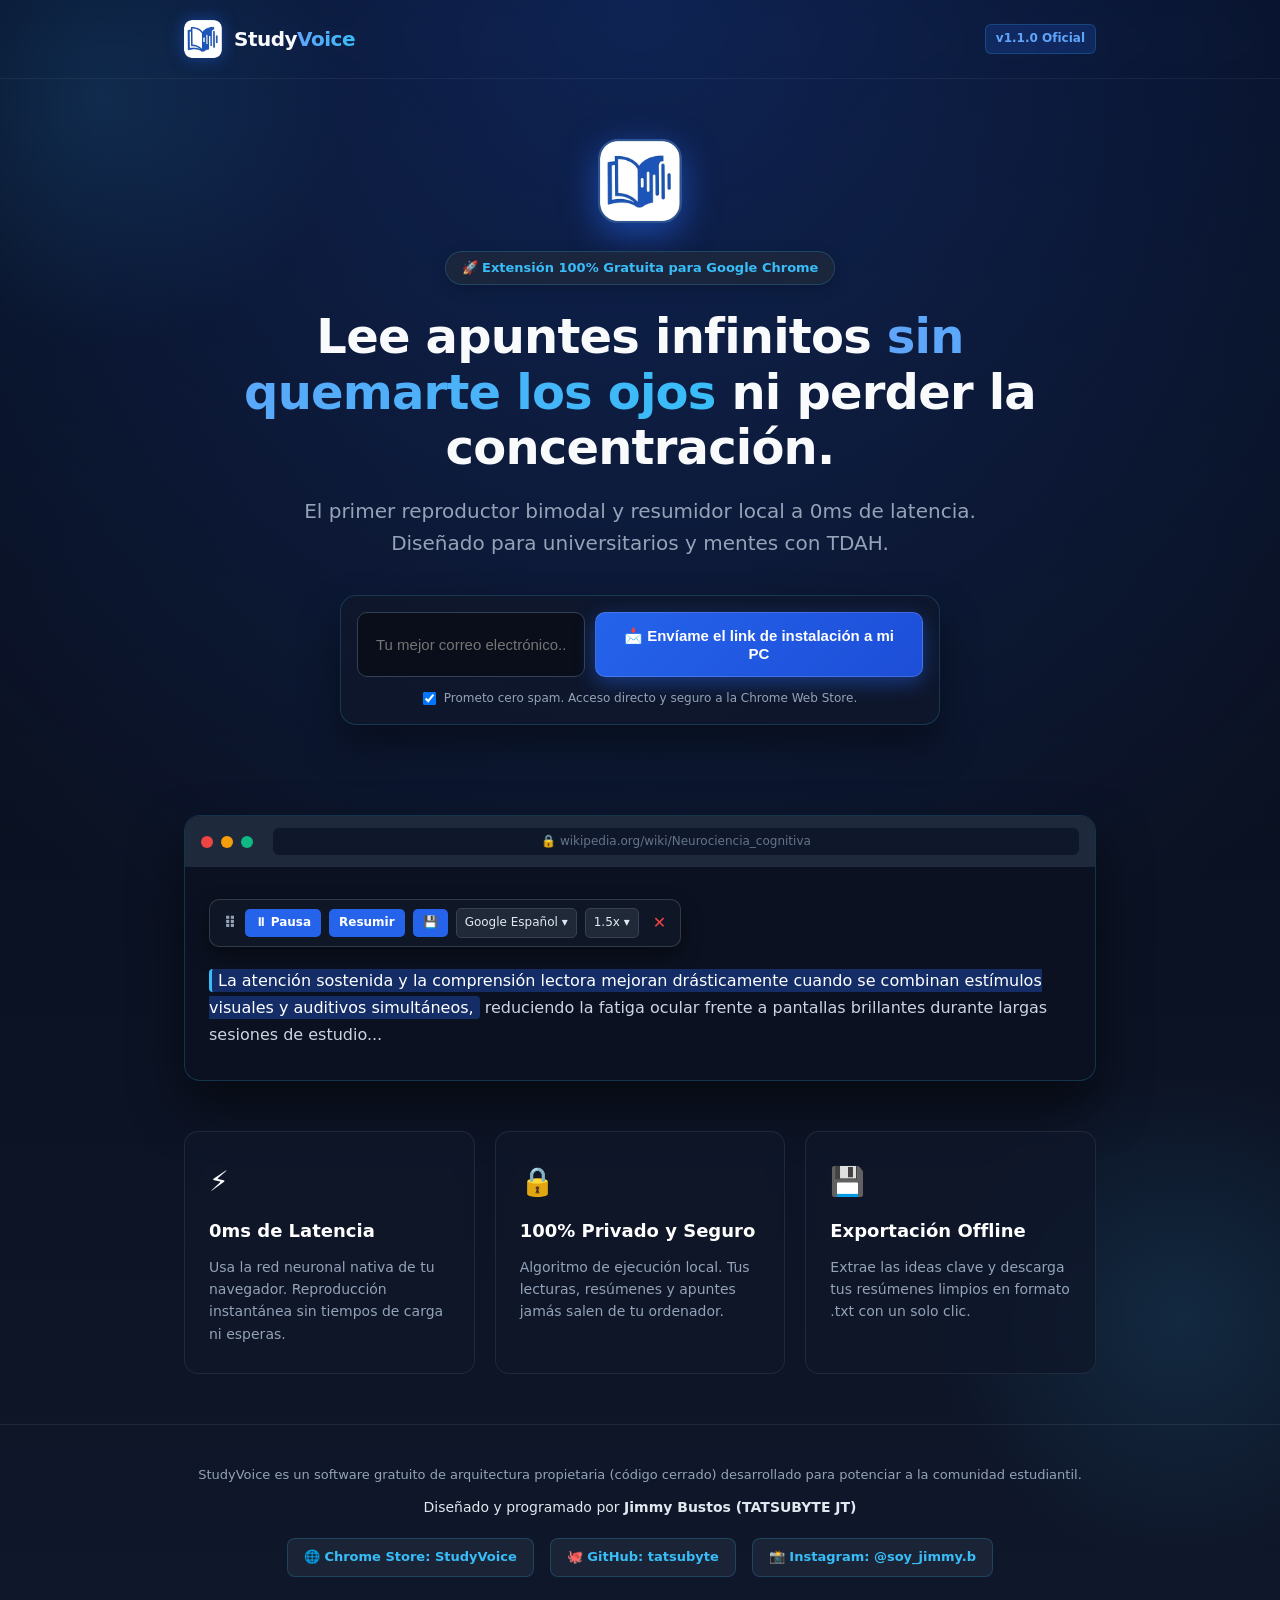
<file: index.html>
<!DOCTYPE html>
<html lang="es">
<head>
  <meta charset="UTF-8">
  <meta name="viewport" content="width=device-width, initial-scale=1.0">
  <!-- SEO On-Page y Favicon oficial -->
  <title>StudyVoice | Lector de Texto a Voz y Resumidor Web a 0ms</title>
  <meta name="description" content="Extensión gratuita para Chrome: Convierte texto web en audio con voz natural y resume al instante. Diseñado por TATSUBYTE JT para universitarios y TDAH.">
  <link rel="icon" type="image/png" href="icon.png">
  <link rel="stylesheet" href="styles.css">
</head>
<body>

  <!-- Luces ambientales de fondo (0ms de carga, puro CSS) -->
  <div class="bg-glow glow-top" aria-hidden="true"></div>
  <div class="bg-glow glow-bottom" aria-hidden="true"></div>

  <!-- BARRA DE NAVEGACIÓN CON IDENTIDAD DE MARCA -->
  <nav class="navbar" role="navigation" aria-label="Navegación principal">
    <div class="container nav-container">
      <div class="brand">
        <img src="icon.png" alt="Logo oficial de StudyVoice" class="brand-logo">
        <span class="brand-name">Study<span class="text-gradient">Voice</span></span>
      </div>
      <span class="nav-tag">v1.1.0 Oficial</span>
    </div>
  </nav>

  <!-- PANTALLA 1: HERO SECTION (Above the Fold) -->
  <header class="hero">
    <div class="container">
      <div class="hero-logo-box">
        <img src="icon.png" alt="Icono StudyVoice" class="hero-logo">
      </div>
      <span class="badge">🚀 Extensión 100% Gratuita para Google Chrome</span>
      <h1>Lee apuntes infinitos <span class="text-gradient">sin quemarte los ojos</span> ni perder la concentración.</h1>
      <h2>El primer reproductor bimodal y resumidor local a 0ms de latencia. Diseñado para universitarios y mentes con TDAH.</h2>

      <!-- Código corregido con tu endpoint real para habilitar la captura de leads -->
<form class="lead-form" action="https://formspree.io/f/xrppenvk" method="POST">
        <input type="hidden" name="_captcha" value="false">
        <input type="hidden" name="_next" value="https://studyvoice-landing.vercel.app/gracias.html">
        
        <div class="input-group">
          <input type="email" name="email" placeholder="Tu mejor correo electrónico..." required aria-label="Correo electrónico">
          <button type="submit" class="cta-button">📩 Envíame el link de instalación a mi PC</button>
        </div>
        <label class="micro-copy">
          <input type="checkbox" checked required>
          <span>Prometo cero spam. Acceso directo y seguro a la Chrome Web Store.</span>
        </label>
      </form>
    </div>
  </header>

  <!-- PANTALLA 2: SIMULADOR VISUAL Y FEATURES -->
  <section class="features">
    <div class="container">
      
      <!-- Maqueta visual atractiva que simula la extensión en vivo -->
      <div class="demo-window" role="region" aria-label="Demostración visual de StudyVoice">
        <div class="window-header">
          <span class="dot red"></span>
          <span class="dot yellow"></span>
          <span class="dot green"></span>
          <span class="window-url">🔒 wikipedia.org/wiki/Neurociencia_cognitiva</span>
        </div>
        <div class="window-body">
          <!-- Simulación de la barra real de StudyVoice -->
          <div class="mock-widget">
            <span class="mock-drag">⠿</span>
            <span class="mock-btn">⏸ Pausa</span>
            <span class="mock-btn">Resumir</span>
            <span class="mock-btn">💾</span>
            <span class="mock-select">Google Español ▾</span>
            <span class="mock-select">1.5x ▾</span>
            <span class="mock-close">✕</span>
          </div>
          <p class="mock-text">
            <mark class="highlight">La atención sostenida y la comprensión lectora mejoran drásticamente cuando se combinan estímulos visuales y auditivos simultáneos,</mark> reduciendo la fatiga ocular frente a pantallas brillantes durante largas sesiones de estudio...
          </p>
        </div>
      </div>

      <!-- Tarjetas de Beneficios con efecto Glassmorphism -->
      <div class="benefits-grid">
        <article class="benefit-card">
          <div class="card-icon">⚡</div>
          <h3>0ms de Latencia</h3>
          <p>Usa la red neuronal nativa de tu navegador. Reproducción instantánea sin tiempos de carga ni esperas.</p>
        </article>
        <article class="benefit-card">
          <div class="card-icon">🔒</div>
          <h3>100% Privado y Seguro</h3>
          <p>Algoritmo de ejecución local. Tus lecturas, resúmenes y apuntes jamás salen de tu ordenador.</p>
        </article>
        <article class="benefit-card">
          <div class="card-icon">💾</div>
          <h3>Exportación Offline</h3>
          <p>Extrae las ideas clave y descarga tus resúmenes limpios en formato .txt con un solo clic.</p>
        </article>
      </div>
    </div>
  </section>

  <!-- PANTALLA 3: AUTORIDAD Y CIERRE (Código Cerrado) -->
  <footer class="footer">
    <div class="container">
      <p class="mission">StudyVoice es un software gratuito de arquitectura propietaria (código cerrado) desarrollado para potenciar a la comunidad estudiantil.</p>
      <p class="signature">Diseñado y programado por <strong>Jimmy Bustos (TATSUBYTE JT)</strong></p>
      
      <div class="social-links">
        <a href="https://chromewebstore.google.com/search/StudyVoice" target="_blank" rel="noopener noreferrer" class="link-item" aria-label="Descargar StudyVoice en Chrome Web Store">
          <span>🌐 Chrome Store: StudyVoice</span>
        </a>
        <a href="https://github.com/tatsubyte" target="_blank" rel="noopener noreferrer" class="link-item" aria-label="GitHub de Jimmy Bustos">
          <span>🐙 GitHub: tatsubyte</span>
        </a>
        <a href="https://instagram.com/soy_jimmy.b" target="_blank" rel="noopener noreferrer" class="link-item" aria-label="Instagram de Jimmy Bustos">
          <span>📸 Instagram: @soy_jimmy.b</span>
        </a>
      </div>
    </div>
  </footer>

</body>
</html>
</file>
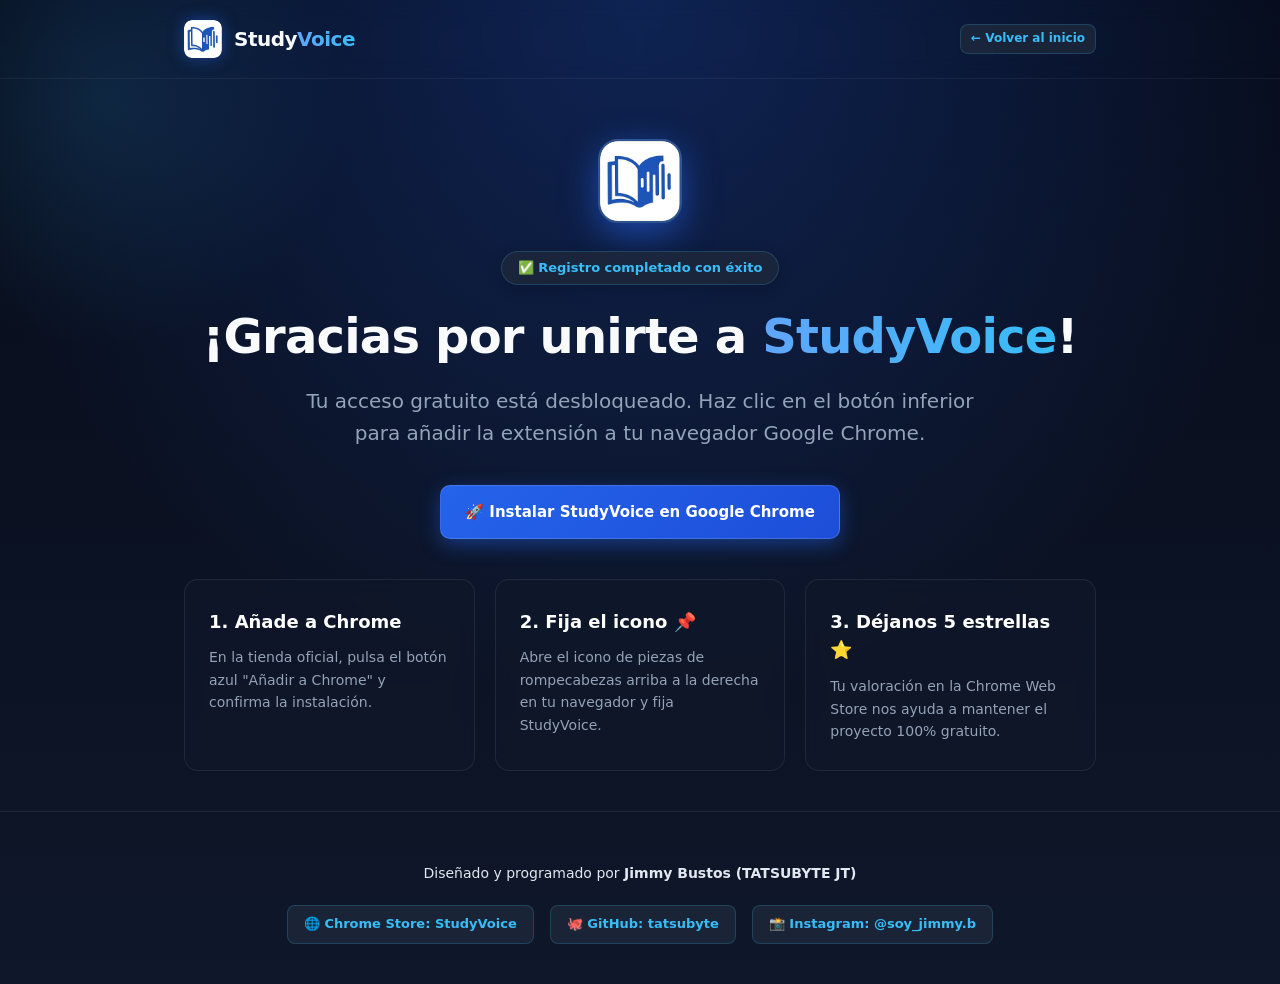
<file: gracias.html>
<!DOCTYPE html>
<html lang="es">
<head>
  <meta charset="UTF-8">
  <meta name="viewport" content="width=device-width, initial-scale=1.0">
  <!-- Evita indexar la página de regalo en Google (SEO técnico para proteger el embudo) -->
  <meta name="robots" content="noindex, nofollow">
  <title>¡Todo listo! Instala StudyVoice | TATSUBYTE JT</title>
  <link rel="icon" type="image/png" href="icon.png">
  <!-- Reutiliza styles.css para 0ms de tiempo de carga -->
  <link rel="stylesheet" href="styles.css">
</head>
<body>

  <div class="bg-glow glow-top" aria-hidden="true"></div>

  <nav class="navbar" role="navigation" aria-label="Navegación">
    <div class="container nav-container">
      <div class="brand">
        <img src="icon.png" alt="Logo de StudyVoice" class="brand-logo">
        <span class="brand-name">Study<span class="text-gradient">Voice</span></span>
      </div>
      <a href="index.html" class="link-item" style="font-size: 12px; padding: 4px 10px;">← Volver al inicio</a>
    </div>
  </nav>

  <!-- CONTENIDO DE CONFIRMACIÓN Y CONVERSIÓN FINAL -->
  <main class="hero">
    <div class="container">
      <div class="hero-logo-box">
        <img src="icon.png" alt="Icono StudyVoice" class="hero-logo">
      </div>
      <span class="badge">✅ Registro completado con éxito</span>
      <h1>¡Gracias por unirte a <span class="text-gradient">StudyVoice</span>!</h1>
      <h2>Tu acceso gratuito está desbloqueado. Haz clic en el botón inferior para añadir la extensión a tu navegador Google Chrome.</h2>

      <!-- Botón de descarga directa de alto contraste -->
      <div style="margin: 30px 0;">
        <a href="https://chromewebstore.google.com/search/StudyVoice" target="_blank" rel="noopener noreferrer" class="cta-button" style="text-decoration: none; display: inline-block;" aria-label="Instalar desde Chrome Web Store">
          🚀 Instalar StudyVoice en Google Chrome
        </a>
      </div>

      <!-- Pasos de activación rápida para reducir abandono (Onboarding UX) -->
      <div class="benefits-grid" style="margin-top: 40px; text-align: left;">
        <article class="benefit-card">
          <h3>1. Añade a Chrome</h3>
          <p>En la tienda oficial, pulsa el botón azul "Añadir a Chrome" y confirma la instalación.</p>
        </article>
        <article class="benefit-card">
          <h3>2. Fija el icono 📌</h3>
          <p>Abre el icono de piezas de rompecabezas arriba a la derecha en tu navegador y fija StudyVoice.</p>
        </article>
        <article class="benefit-card">
          <h3>3. Déjanos 5 estrellas ⭐</h3>
          <p>Tu valoración en la Chrome Web Store nos ayuda a mantener el proyecto 100% gratuito.</p>
        </article>
      </div>
    </div>
  </main>

  <footer class="footer">
    <div class="container">
      <p class="signature">Diseñado y programado por <strong>Jimmy Bustos (TATSUBYTE JT)</strong></p>
      <div class="social-links">
        <a href="https://chromewebstore.google.com/search/StudyVoice" target="_blank" rel="noopener noreferrer" class="link-item">
          <span>🌐 Chrome Store: StudyVoice</span>
        </a>
        <a href="https://github.com/tatsubyte" target="_blank" rel="noopener noreferrer" class="link-item">
          <span>🐙 GitHub: tatsubyte</span>
        </a>
        <a href="https://instagram.com/soy_jimmy.b" target="_blank" rel="noopener noreferrer" class="link-item">
          <span>📸 Instagram: @soy_jimmy.b</span>
        </a>
      </div>
    </div>
  </footer>

</body>
</html>
</file>
<file: styles.css>
/* Variables de color extraídas del logotipo oficial de StudyVoice */
:root {
  --bg-dark: #060b19;
  --bg-card: rgba(15, 23, 42, 0.75);
  --brand-blue: #2563eb;
  --brand-glow: #38bdf8;
  --text-main: #f8fafc;
  --text-muted: #94a3b8;
  --border-subtle: rgba(56, 189, 248, 0.2);
}

* {
  box-sizing: border-box;
  margin: 0;
  padding: 0;
}

body {
  font-family: system-ui, -apple-system, sans-serif;
  background-color: var(--bg-dark);
  background-image: 
    radial-gradient(circle at 50% 0%, rgba(37, 99, 235, 0.28), transparent 60%),
    linear-gradient(to bottom, #060b19, #0f172a);
  color: var(--text-main);
  line-height: 1.6;
  overflow-x: hidden;
  position: relative;
}

/* Luces decorativas de fondo para impacto visual sin peso de imágenes */
.bg-glow {
  position: absolute;
  width: 500px;
  height: 500px;
  background: radial-gradient(circle, rgba(56, 189, 248, 0.12) 0%, transparent 70%);
  z-index: -1;
  pointer-events: none;
}
.glow-top { top: -150px; left: -150px; }
.glow-bottom { bottom: 50px; right: -150px; }

.container {
  max-width: 960px;
  margin: 0 auto;
  padding: 0 24px;
}

/* NAVBAR */
.navbar {
  padding: 20px 0;
  border-bottom: 1px solid rgba(255, 255, 255, 0.06);
  backdrop-filter: blur(10px);
}

.nav-container {
  display: flex;
  justify-content: space-between;
  align-items: center;
}

.brand {
  display: flex;
  align-items: center;
  gap: 12px;
}

.brand-logo {
  width: 38px;
  height: 38px;
  border-radius: 8px;
  box-shadow: 0 0 15px rgba(37, 99, 235, 0.5);
}

.brand-name {
  font-size: 20px;
  font-weight: 800;
  letter-spacing: -0.5px;
}

.text-gradient {
  background: linear-gradient(90deg, #60a5fa, #38bdf8);
  -webkit-background-clip: text;
  background-clip: text; /* Propiedad estándar solicitada por el validador */
  -webkit-text-fill-color: transparent;
}

.nav-tag {
  background: rgba(37, 99, 235, 0.2);
  color: #60a5fa;
  border: 1px solid var(--border-subtle);
  padding: 4px 10px;
  border-radius: 6px;
  font-size: 12px;
  font-weight: 600;
}

/* HERO SECTION */
.hero {
  padding: 60px 0 40px;
  text-align: center;
}

.hero-logo-box {
  margin-bottom: 20px;
}

.hero-logo {
  width: 84px;
  height: 84px;
  border-radius: 20px;
  box-shadow: 0 10px 35px rgba(37, 99, 235, 0.6);
  border: 2px solid rgba(96, 165, 250, 0.4);
}

.badge {
  display: inline-block;
  background: rgba(30, 41, 59, 0.8);
  color: var(--brand-glow);
  border: 1px solid var(--border-subtle);
  padding: 6px 16px;
  border-radius: 99px;
  font-size: 13px;
  font-weight: 600;
  margin-bottom: 24px;
  box-shadow: 0 4px 15px rgba(0, 0, 0, 0.2);
}

h1 {
  font-size: clamp(30px, 5vw, 48px);
  line-height: 1.15;
  font-weight: 800;
  margin-bottom: 20px;
  letter-spacing: -0.8px;
}

h2 {
  font-size: clamp(16px, 2.5vw, 20px);
  font-weight: 400;
  color: var(--text-muted);
  max-width: 680px;
  margin: 0 auto 36px;
}

/* FORMULARIO DE ALTA CONVERSIÓN */
.lead-form {
  max-width: 600px;
  margin: 0 auto;
  background: var(--bg-card);
  padding: 16px;
  border-radius: 16px;
  border: 1px solid var(--border-subtle);
  box-shadow: 0 20px 40px rgba(0, 0, 0, 0.4);
}

.input-group {
  display: flex;
  gap: 10px;
  flex-direction: column;
}

@media (min-width: 640px) {
  .input-group {
    flex-direction: row;
  }
}

.input-group input {
  flex: 1;
  padding: 14px 18px;
  border-radius: 10px;
  border: 1px solid #334155;
  background-color: #090e1a;
  color: #ffffff;
  font-size: 15px;
}

.input-group input:focus {
  outline: none;
  border-color: var(--brand-glow);
  box-shadow: 0 0 12px rgba(56, 189, 248, 0.3);
}

.cta-button {
  background: linear-gradient(135deg, #2563eb, #1d4ed8);
  color: #ffffff;
  border: 1px solid rgba(255, 255, 255, 0.15);
  padding: 14px 24px;
  border-radius: 10px;
  font-size: 15px;
  font-weight: 700;
  cursor: pointer;
  box-shadow: 0 6px 20px rgba(37, 99, 235, 0.45);
  transition: transform 0.2s ease, box-shadow 0.2s ease;
}

.cta-button:hover {
  transform: translateY(-2px);
  box-shadow: 0 10px 25px rgba(56, 189, 248, 0.6);
}

.micro-copy {
  display: flex;
  align-items: center;
  justify-content: center;
  gap: 8px;
  margin-top: 12px;
  font-size: 12px;
  color: var(--text-muted);
  cursor: pointer;
}

/* VENTANA SIMULADORA DE LA EXTENSIÓN */
.features {
  padding: 50px 0;
}

.demo-window {
  background: #0b1120;
  border: 1px solid var(--border-subtle);
  border-radius: 16px;
  overflow: hidden;
  box-shadow: 0 25px 50px rgba(0, 0, 0, 0.5);
  margin-bottom: 50px;
}

.window-header {
  background: #1e293b;
  padding: 12px 16px;
  display: flex;
  align-items: center;
  gap: 8px;
}

.dot { width: 12px; height: 12px; border-radius: 50%; }
.red { background: #ef4444; }
.yellow { background: #f59e0b; }
.green { background: #10b981; }

.window-url {
  margin-left: 12px;
  background: #0f172a;
  color: #64748b;
  padding: 4px 16px;
  border-radius: 6px;
  font-size: 12px;
  flex: 1;
  text-align: center;
}

.window-body {
  padding: 32px 24px;
  text-align: left;
}

.mock-widget {
  display: inline-flex;
  align-items: center;
  flex-wrap: wrap;
  gap: 8px;
  background: rgba(17, 24, 39, 0.85);
  border: 1px solid rgba(255, 255, 255, 0.15);
  padding: 8px 14px;
  border-radius: 10px;
  margin-bottom: 20px;
  box-shadow: 0 8px 20px rgba(0, 0, 0, 0.4);
}

.mock-drag { color: #94a3b8; font-weight: bold; }
.mock-btn { background: #2563eb; color: #fff; padding: 4px 10px; border-radius: 5px; font-size: 12px; font-weight: 600; }
.mock-select { background: #1f2937; color: #e2e8f0; padding: 4px 8px; border-radius: 5px; font-size: 12px; border: 1px solid #374151; }
.mock-close { color: #ef4444; font-weight: bold; margin-left: 6px; }

.mock-text {
  font-size: 16px;
  color: #cbd5e1;
  line-height: 1.7;
}

.highlight {
  background: rgba(37, 99, 235, 0.35);
  color: #ffffff;
  padding: 2px 6px;
  border-radius: 4px;
  border-left: 3px solid var(--brand-glow);
}

/* TARJETAS DE BENEFICIOS */
.benefits-grid {
  display: grid;
  grid-template-columns: 1fr;
  gap: 20px;
}

@media (min-width: 720px) {
  .benefits-grid {
    grid-template-columns: repeat(3, 1fr);
  }
}

.benefit-card {
  background: var(--bg-card);
  backdrop-filter: blur(8px);
  padding: 28px 24px;
  border-radius: 14px;
  border: 1px solid rgba(255, 255, 255, 0.08);
  transition: transform 0.25s ease, border-color 0.25s ease;
}

.benefit-card:hover {
  transform: translateY(-5px);
  border-color: var(--brand-glow);
}

.card-icon {
  font-size: 28px;
  margin-bottom: 12px;
}

.benefit-card h3 {
  font-size: 18px;
  margin-bottom: 10px;
  color: #ffffff;
}

.benefit-card p {
  font-size: 14px;
  color: var(--text-muted);
}

/* FOOTER */
.footer {
  padding: 40px 0;
  text-align: center;
  border-top: 1px solid rgba(255, 255, 255, 0.08);
  font-size: 13px;
  color: var(--text-muted);
}

.signature {
  margin: 10px 0 20px;
  font-size: 14px;
  color: #e2e8f0;
}

.social-links {
  display: flex;
  justify-content: center;
  gap: 16px;
  flex-wrap: wrap;
}

.link-item {
  background: rgba(30, 41, 59, 0.8);
  color: var(--brand-glow);
  padding: 8px 16px;
  border-radius: 8px;
  border: 1px solid var(--border-subtle);
  text-decoration: none;
  font-weight: 600;
  transition: background 0.2s;
}

.link-item:hover {
  background: rgba(37, 99, 235, 0.25);
}
</file>
